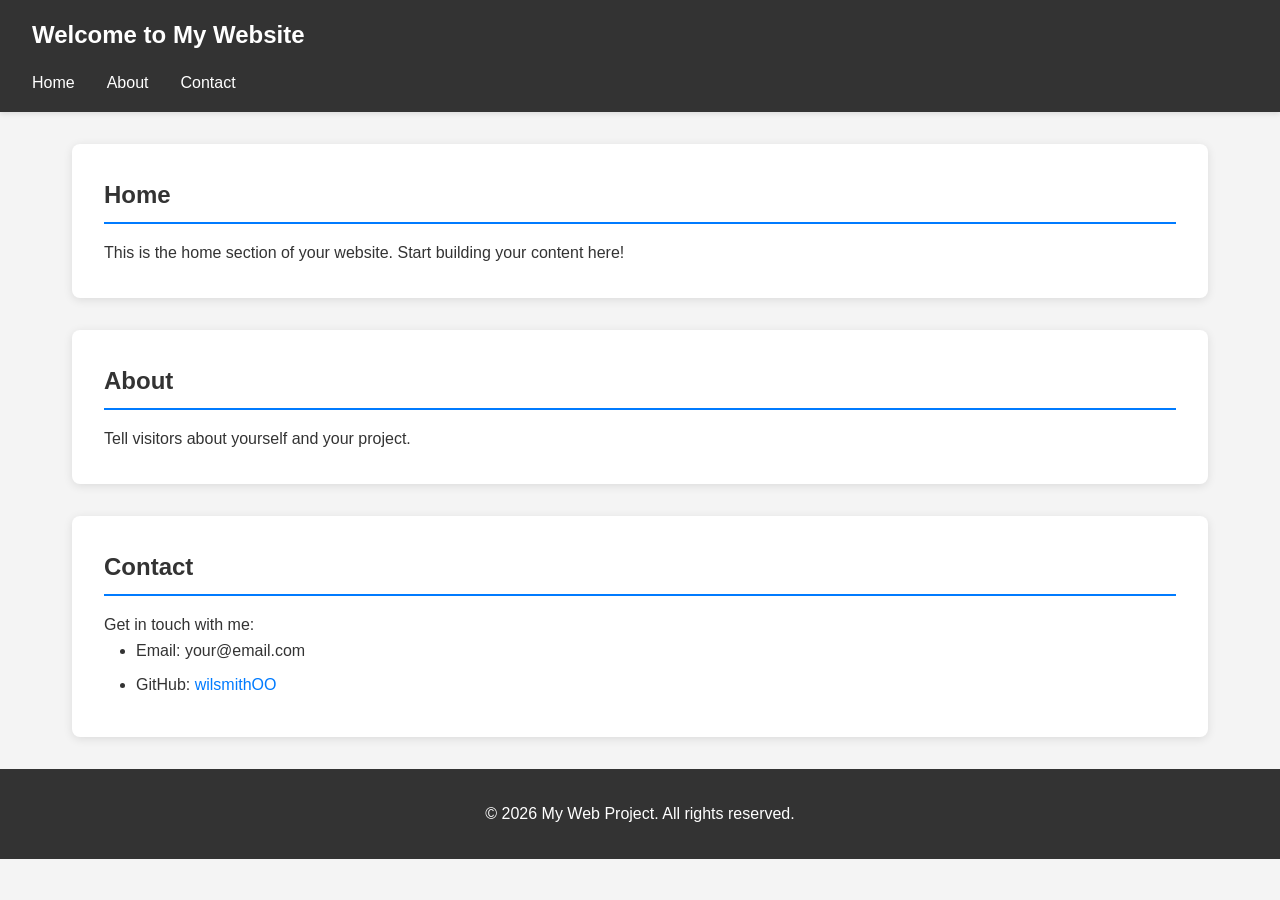
<file: index.html>
<!DOCTYPE html>
<html lang="en">
<head>
    <meta charset="UTF-8">
    <meta name="viewport" content="width=device-width, initial-scale=1.0">
    <title>My Web Project</title>
    <link rel="stylesheet" href="styles.css">
</head>
<body>
    <header>
        <nav>
            <h1>Welcome to My Website</h1>
            <ul>
                <li><a href="#home">Home</a></li>
                <li><a href="#about">About</a></li>
                <li><a href="#contact">Contact</a></li>
            </ul>
        </nav>
    </header>

    <main>
        <section id="home">
            <h2>Home</h2>
            <p>This is the home section of your website. Start building your content here!</p>
        </section>

        <section id="about">
            <h2>About</h2>
            <p>Tell visitors about yourself and your project.</p>
        </section>

        <section id="contact">
            <h2>Contact</h2>
            <p>Get in touch with me:</p>
            <ul>
                <li>Email: your@email.com</li>
                <li>GitHub: <a href="https://github.com/wilsmithOO">wilsmithOO</a></li>
            </ul>
        </section>
    </main>

    <footer>
        <p>&copy; 2026 My Web Project. All rights reserved.</p>
    </footer>

    <script src="script.js"></script>
</body>
</html>
</file>
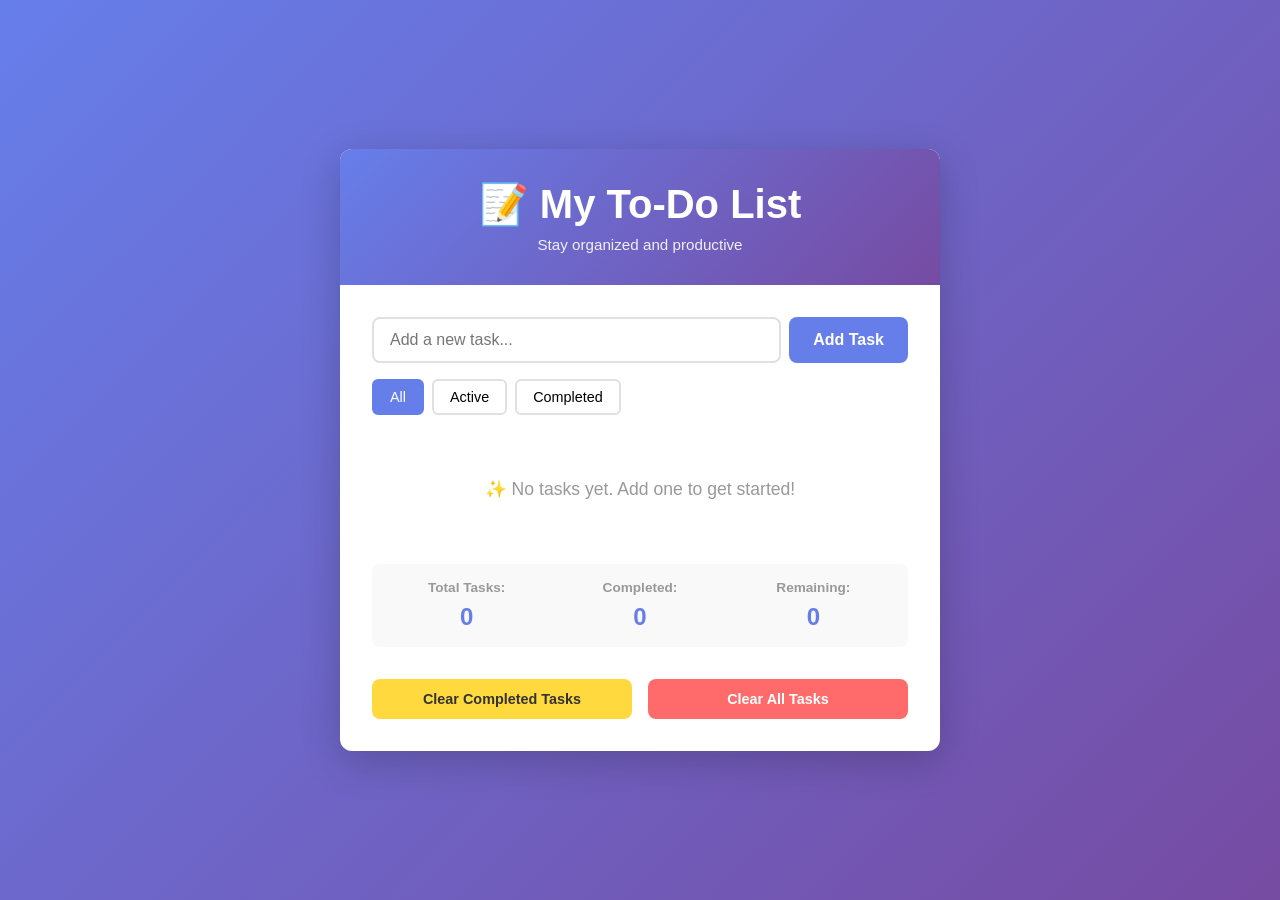
<file: todo.html>
<!DOCTYPE html>
<html lang="en">
<head>
    <meta charset="UTF-8">
    <meta name="viewport" content="width=device-width, initial-scale=1.0">
    <title>To-Do List Application</title>
    <link rel="stylesheet" href="todo-styles.css">
</head>
<body>
    <div class="container">
        <header>
            <h1>📝 My To-Do List</h1>
            <p>Stay organized and productive</p>
        </header>

        <main>
            <!-- Input Section -->
            <div class="input-section">
                <div class="input-group">
                    <input 
                        type="text" 
                        id="todoInput" 
                        class="todo-input" 
                        placeholder="Add a new task..."
                        autocomplete="off"
                    >
                    <button id="addBtn" class="add-btn">Add Task</button>
                </div>
                <div class="filter-buttons">
                    <button class="filter-btn active" data-filter="all">All</button>
                    <button class="filter-btn" data-filter="active">Active</button>
                    <button class="filter-btn" data-filter="completed">Completed</button>
                </div>
            </div>

            <!-- Todo List -->
            <section class="todo-section">
                <ul id="todoList" class="todo-list"></ul>
                <div id="emptyState" class="empty-state">
                    <p>✨ No tasks yet. Add one to get started!</p>
                </div>
            </section>

            <!-- Statistics -->
            <div class="stats-section">
                <div class="stat">
                    <span class="stat-label">Total Tasks:</span>
                    <span id="totalTasks" class="stat-value">0</span>
                </div>
                <div class="stat">
                    <span class="stat-label">Completed:</span>
                    <span id="completedTasks" class="stat-value">0</span>
                </div>
                <div class="stat">
                    <span class="stat-label">Remaining:</span>
                    <span id="remainingTasks" class="stat-value">0</span>
                </div>
            </div>

            <!-- Clear Completed -->
            <div class="action-buttons">
                <button id="clearCompletedBtn" class="clear-btn">Clear Completed Tasks</button>
                <button id="clearAllBtn" class="clear-all-btn">Clear All Tasks</button>
            </div>
        </main>
    </div>

    <script src="todo-script.js"></script>
</body>
</html>
</file>
<file: styles.css>
* {
    margin: 0;
    padding: 0;
    box-sizing: border-box;
}

body {
    font-family: 'Segoe UI', Tahoma, Geneva, Verdana, sans-serif;
    line-height: 1.6;
    color: #333;
    background-color: #f4f4f4;
}

header {
    background-color: #333;
    color: white;
    padding: 1rem 0;
    position: sticky;
    top: 0;
    box-shadow: 0 2px 5px rgba(0, 0, 0, 0.1);
}

header h1 {
    margin-bottom: 1rem;
    padding: 0 2rem;
}

nav ul {
    list-style: none;
    display: flex;
    gap: 2rem;
    padding: 0 2rem;
}

nav a {
    color: white;
    text-decoration: none;
    transition: color 0.3s ease;
}

nav a:hover {
    color: #007bff;
}

main {
    max-width: 1200px;
    margin: 2rem auto;
    padding: 0 2rem;
}

section {
    background-color: white;
    padding: 2rem;
    margin-bottom: 2rem;
    border-radius: 8px;
    box-shadow: 0 2px 10px rgba(0, 0, 0, 0.1);
}

section h2 {
    color: #333;
    margin-bottom: 1rem;
    border-bottom: 2px solid #007bff;
    padding-bottom: 0.5rem;
}

section ul {
    margin-left: 2rem;
}

section li {
    margin-bottom: 0.5rem;
}

a {
    color: #007bff;
    text-decoration: none;
}

a:hover {
    text-decoration: underline;
}

footer {
    background-color: #333;
    color: white;
    text-align: center;
    padding: 2rem;
    margin-top: 2rem;
}

@media (max-width: 768px) {
    nav ul {
        flex-direction: column;
        gap: 1rem;
    }

    main {
        padding: 0 1rem;
    }

    section {
        padding: 1.5rem;
    }
}
</file>
<file: todo-styles.css>
* {
    margin: 0;
    padding: 0;
    box-sizing: border-box;
}

body {
    font-family: 'Segoe UI', Tahoma, Geneva, Verdana, sans-serif;
    background: linear-gradient(135deg, #667eea 0%, #764ba2 100%);
    min-height: 100vh;
    padding: 20px;
    display: flex;
    justify-content: center;
    align-items: center;
}

.container {
    background-color: white;
    border-radius: 12px;
    box-shadow: 0 10px 40px rgba(0, 0, 0, 0.2);
    max-width: 600px;
    width: 100%;
    overflow: hidden;
}

header {
    background: linear-gradient(135deg, #667eea 0%, #764ba2 100%);
    color: white;
    padding: 2rem;
    text-align: center;
}

header h1 {
    font-size: 2.5rem;
    margin-bottom: 0.5rem;
}

header p {
    opacity: 0.9;
    font-size: 0.95rem;
}

main {
    padding: 2rem;
}

/* Input Section */
.input-section {
    margin-bottom: 2rem;
}

.input-group {
    display: flex;
    gap: 0.5rem;
    margin-bottom: 1rem;
}

.todo-input {
    flex: 1;
    padding: 0.75rem 1rem;
    border: 2px solid #e0e0e0;
    border-radius: 8px;
    font-size: 1rem;
    transition: border-color 0.3s ease;
}

.todo-input:focus {
    outline: none;
    border-color: #667eea;
    box-shadow: 0 0 0 3px rgba(102, 126, 234, 0.1);
}

.add-btn {
    padding: 0.75rem 1.5rem;
    background-color: #667eea;
    color: white;
    border: none;
    border-radius: 8px;
    font-size: 1rem;
    font-weight: 600;
    cursor: pointer;
    transition: all 0.3s ease;
}

.add-btn:hover {
    background-color: #5568d3;
    transform: translateY(-2px);
    box-shadow: 0 5px 15px rgba(102, 126, 234, 0.4);
}

.add-btn:active {
    transform: translateY(0);
}

/* Filter Buttons */
.filter-buttons {
    display: flex;
    gap: 0.5rem;
    flex-wrap: wrap;
}

.filter-btn {
    padding: 0.5rem 1rem;
    border: 2px solid #e0e0e0;
    background-color: white;
    border-radius: 6px;
    cursor: pointer;
    font-size: 0.9rem;
    transition: all 0.3s ease;
}

.filter-btn:hover {
    border-color: #667eea;
    color: #667eea;
}

.filter-btn.active {
    background-color: #667eea;
    color: white;
    border-color: #667eea;
}

/* Todo Section */
.todo-section {
    margin-bottom: 2rem;
}

.todo-list {
    list-style: none;
}

.todo-item {
    display: flex;
    align-items: center;
    gap: 1rem;
    padding: 1rem;
    background-color: #f9f9f9;
    border-radius: 8px;
    margin-bottom: 0.75rem;
    transition: all 0.3s ease;
    animation: slideIn 0.3s ease;
}

@keyframes slideIn {
    from {
        opacity: 0;
        transform: translateY(-10px);
    }
    to {
        opacity: 1;
        transform: translateY(0);
    }
}

.todo-item:hover {
    background-color: #f0f0f0;
    transform: translateX(5px);
}

.todo-item.completed .todo-text {
    text-decoration: line-through;
    color: #999;
}

.checkbox {
    width: 20px;
    height: 20px;
    cursor: pointer;
    accent-color: #667eea;
}

.todo-text {
    flex: 1;
    word-break: break-word;
    color: #333;
    font-size: 1rem;
}

.todo-time {
    font-size: 0.75rem;
    color: #999;
    margin-top: 0.25rem;
}

.delete-btn {
    padding: 0.5rem 0.75rem;
    background-color: #ff6b6b;
    color: white;
    border: none;
    border-radius: 6px;
    cursor: pointer;
    font-size: 0.85rem;
    transition: all 0.3s ease;
}

.delete-btn:hover {
    background-color: #ff5252;
    transform: scale(1.05);
}

.empty-state {
    text-align: center;
    padding: 2rem;
    color: #999;
    font-size: 1.1rem;
    display: none;
}

.empty-state.show {
    display: block;
}

/* Statistics Section */
.stats-section {
    display: grid;
    grid-template-columns: 1fr 1fr 1fr;
    gap: 1rem;
    margin-bottom: 2rem;
    padding: 1rem;
    background-color: #f9f9f9;
    border-radius: 8px;
}

.stat {
    display: flex;
    flex-direction: column;
    align-items: center;
    gap: 0.5rem;
}

.stat-label {
    font-size: 0.85rem;
    color: #999;
    font-weight: 600;
}

.stat-value {
    font-size: 1.5rem;
    font-weight: bold;
    color: #667eea;
}

/* Action Buttons */
.action-buttons {
    display: flex;
    gap: 1rem;
    flex-wrap: wrap;
}

.clear-btn,
.clear-all-btn {
    flex: 1;
    padding: 0.75rem 1rem;
    border: none;
    border-radius: 8px;
    font-size: 0.9rem;
    font-weight: 600;
    cursor: pointer;
    transition: all 0.3s ease;
    min-width: 150px;
}

.clear-btn {
    background-color: #ffd93d;
    color: #333;
}

.clear-btn:hover {
    background-color: #ffcc00;
    transform: translateY(-2px);
    box-shadow: 0 5px 15px rgba(255, 217, 61, 0.4);
}

.clear-all-btn {
    background-color: #ff6b6b;
    color: white;
}

.clear-all-btn:hover {
    background-color: #ff5252;
    transform: translateY(-2px);
    box-shadow: 0 5px 15px rgba(255, 107, 107, 0.4);
}

/* Responsive */
@media (max-width: 600px) {
    .container {
        border-radius: 0;
    }

    header h1 {
        font-size: 1.8rem;
    }

    .stats-section {
        grid-template-columns: 1fr;
        gap: 0.75rem;
    }

    .action-buttons {
        flex-direction: column;
    }

    .clear-btn,
    .clear-all-btn {
        width: 100%;
        min-width: unset;
    }

    .input-group {
        flex-direction: column;
    }

    .add-btn {
        width: 100%;
    }
}
</file>
